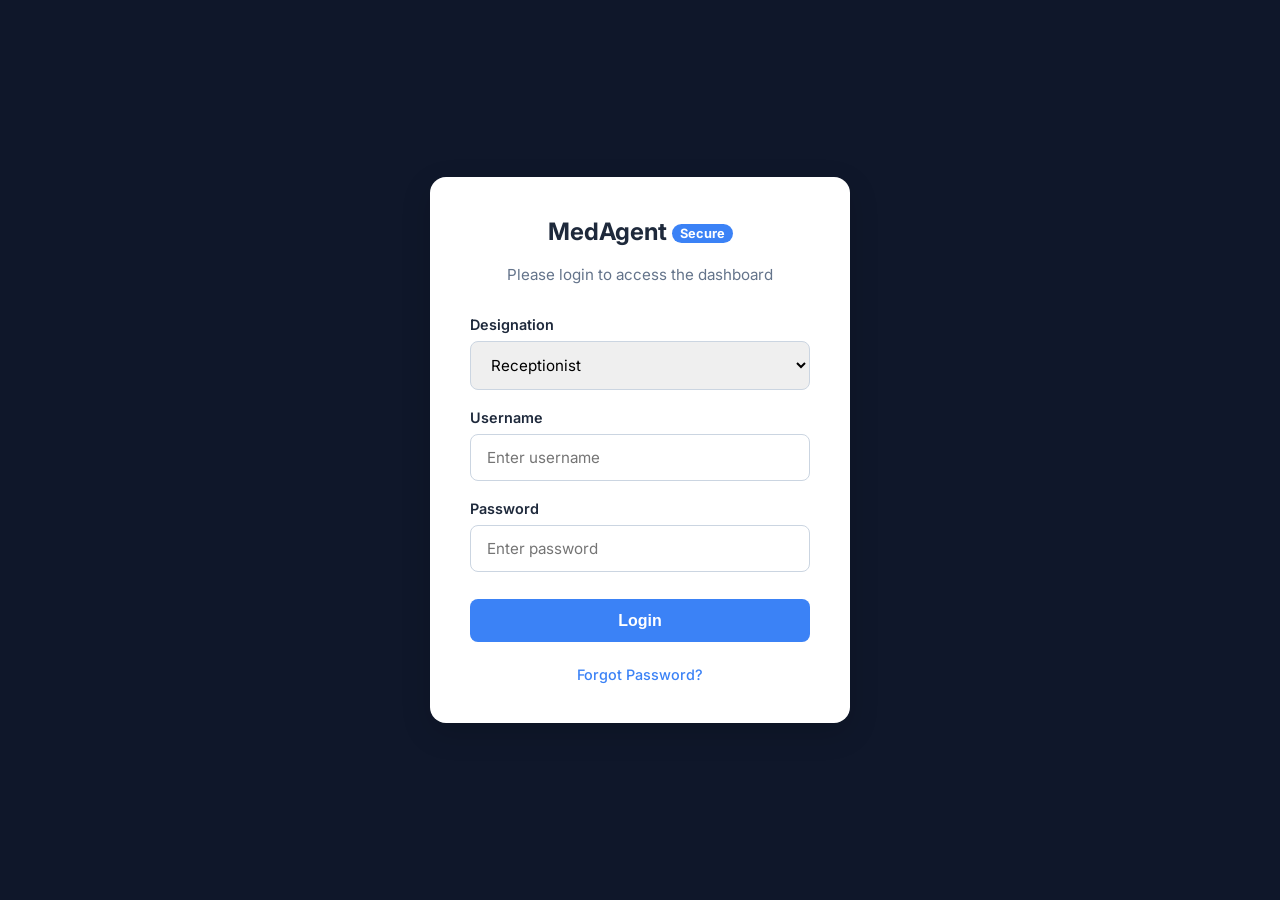
<file: dashboard/login.html>
<!DOCTYPE html>
<html lang="en">
<head>
    <meta charset="UTF-8">
    <meta name="viewport" content="width=device-width, initial-scale=1.0">
    <title>MedAgent Login</title>
    <link href="https://fonts.googleapis.com/css2?family=Inter:wght@400;600;800&display=swap" rel="stylesheet">
    <link rel="stylesheet" href="style.css">
</head>
<body class="login-body">
    <div class="login-container">
        <h2>MedAgent <span class="tag" style="background:#3b82f6;color:white;padding:2px 8px;border-radius:12px;font-size:0.8rem;">Secure</span></h2>
        <p class="login-subtitle">Please login to access the dashboard</p>
        
        <form id="loginForm">
            <div class="form-group">
                <label for="designation">Designation</label>
                <select id="designation" required>
                    <option value="Receptionist">Receptionist</option>
                    <option value="Ward Staff">Ward Staff</option>
                    <option value="Ward Attender">Ward Attender</option>
                    <option value="Doctor">Doctor</option>
                </select>
            </div>
            
            <div class="form-group">
                <label for="username">Username</label>
                <input type="text" id="username" placeholder="Enter username">
                <div class="error-msg" id="usernameError">This field is required</div>
            </div>
            
            <div class="form-group">
                <label for="password">Password</label>
                <input type="password" id="password" placeholder="Enter password">
                <div class="error-msg" id="passwordError">This field is required</div>
            </div>
            
            <div class="error-msg" id="formError" style="text-align:center; margin-bottom:1rem; display:none;">Invalid user ID or password</div>
            
            <button type="submit" class="submit-btn" style="margin-top:0.5rem;">Login</button>
        </form>
        
        <div class="forgot-password">
            <a href="#" id="forgotBtn">Forgot Password?</a>
        </div>
    </div>

    <script>
        document.getElementById('forgotBtn').addEventListener('click', (e) => {
            e.preventDefault();
            prompt("Enter your email address to receive password reset instructions:");
        });

        document.getElementById('loginForm').addEventListener('submit', async (e) => {
            e.preventDefault();
            
            const user = document.getElementById('username').value.trim();
            const pass = document.getElementById('password').value.trim();
            const designation = document.getElementById('designation').value;
            
            let hasError = false;
            
            if (!user) {
                document.getElementById('usernameError').style.display = 'block';
                hasError = true;
            } else {
                document.getElementById('usernameError').style.display = 'none';
            }
            
            if (!pass) {
                document.getElementById('passwordError').style.display = 'block';
                hasError = true;
            } else {
                document.getElementById('passwordError').style.display = 'none';
            }
            
            if (hasError) return;
            
            try {
                const res = await fetch("http://127.0.0.1:5000/login", {
                    method: "POST",
                    headers: { "Content-Type": "application/json" },
                    body: JSON.stringify({ username: user, password: pass })
                });
                
                const data = await res.json();
                
                if (data.status === "success") {
                    localStorage.setItem("isLoggedIn", "true");
                    localStorage.setItem("userRole", designation);
                    window.location.href = "index.html";
                } else {
                    const formErr = document.getElementById('formError');
                    formErr.innerText = data.message || "Invalid user ID or password";
                    formErr.style.display = 'block';
                }
            } catch (err) {
                console.error(err);
                const formErr = document.getElementById('formError');
                formErr.innerText = "Error connecting to server";
                formErr.style.display = 'block';
            }
        });
    </script>
</body>
</html>
</file>
<file: dashboard/style.css>
:root {
    --sidebar-bg: #0f172a;
    --sidebar-hover: #1e293b;
    --header-bg: #1e3a8a;
    --main-bg: #f1f5f9;
    --card-bg: #ffffff;
    
    --text-dark: #1e293b;
    --text-muted: #64748b;
    --text-light: #f8fafc;
    
    --primary: #3b82f6;
    --primary-hover: #2563eb;
    --secondary: #e2e8f0;
    
    --crit: #ef4444; 
    --high: #f97316; 
    --med: #eab308; 
    --low: #22c55e;
}

* { box-sizing: border-box; }

body { 
    margin: 0; 
    font-family: 'Inter', sans-serif; 
    background: var(--main-bg); 
    color: var(--text-dark); 
}

.app-container { 
    display: flex; 
    height: 100vh; 
    overflow: hidden; 
}

/* Sidebar */
.sidebar { 
    width: 260px; 
    background: var(--sidebar-bg); 
    color: var(--text-light); 
    display: flex; 
    flex-direction: column; 
    box-shadow: 2px 0 10px rgba(0,0,0,0.1);
    z-index: 20;
}
.sidebar-logo { 
    padding: 1.5rem; 
    background: rgba(0,0,0,0.2); 
    display: flex;
    align-items: center;
    border-bottom: 1px solid #1e293b;
}
.sidebar-logo h2 { 
    margin: 0; 
    font-size: 1.5rem; 
    font-weight: 800; 
    color: #fff; 
    letter-spacing: -0.5px;
}
.sidebar-nav { 
    padding: 1.5rem 0; 
    flex: 1; 
    overflow-y: auto; 
}
.nav-item { 
    display: flex; 
    align-items: center;
    gap: 12px;
    padding: 1rem 1.5rem; 
    color: #cbd5e1; 
    text-decoration: none; 
    font-weight: 500; 
    transition: 0.2s; 
    border-left: 4px solid transparent; 
}
.nav-item:hover { 
    background: var(--sidebar-hover); 
    color: #fff; 
}
.nav-item.active { 
    background: var(--sidebar-hover); 
    color: #fff; 
    border-left-color: var(--primary); 
}

.main-wrapper { 
    flex: 1; 
    display: flex; 
    flex-direction: column; 
    overflow: hidden; 
}

/* Header */
.top-header { 
    height: 70px; 
    background: var(--header-bg); 
    display: flex; 
    justify-content: space-between; 
    align-items: center; 
    padding: 0 2rem; 
    color: #fff; 
    box-shadow: 0 2px 10px rgba(0,0,0,0.1); 
    z-index: 10; 
}
.live-indicator { 
    background: rgba(255,255,255,0.15); 
    padding: 6px 14px; 
    border-radius: 20px; 
    font-size: 0.85rem; 
    display: flex; 
    align-items: center; 
    gap: 8px; 
    font-weight: 600; 
}
.dot { 
    width: 10px; 
    height: 10px; 
    background: #4ade80; 
    border-radius: 50%; 
    animation: blink 1.5s infinite; 
}

.header-right { 
    display: flex; 
    align-items: center; 
    gap: 20px; 
}

/* Notifications */
.notification-section { 
    position: relative; 
    cursor: pointer; 
    padding: 6px; 
    border-radius: 8px; 
    transition: background 0.2s; 
    display: flex;
    align-items: center;
}
.notification-section:hover { 
    background: rgba(255,255,255,0.1); 
}
.bell-icon { 
    font-size: 1.3rem; 
}
.notification-badge { 
    position: absolute; 
    top: 2px; 
    right: 2px; 
    background: #ef4444; 
    color: #fff; 
    font-size: 0.65rem; 
    font-weight: 700; 
    padding: 2px 6px; 
    border-radius: 20px; 
}
.notification-dropdown-menu { 
    position: absolute; 
    top: 110%; 
    right: -10px; 
    background: #fff; 
    border-radius: 8px; 
    box-shadow: 0 10px 25px rgba(0,0,0,0.15); 
    width: 320px; 
    display: none; 
    flex-direction: column; 
    overflow: hidden; 
    border: 1px solid #e2e8f0; 
    z-index: 100;
}
.notification-dropdown-menu.show { 
    display: flex; 
    animation: fadeIn 0.2s;
}
.notif-header { 
    padding: 12px 16px; 
    background: #f8fafc; 
    font-weight: 700; 
    color: var(--text-dark); 
    border-bottom: 1px solid #e2e8f0; 
}
.notif-body { 
    max-height: 350px; 
    overflow-y: auto; 
}
.notif-item { 
    padding: 12px 16px; 
    border-bottom: 1px solid #f1f5f9; 
    font-size: 0.9rem; 
    color: var(--text-dark); 
    transition: background 0.2s;
}
.notif-item:hover { 
    background: #f8fafc; 
}
.notif-item.empty-notif { 
    text-align: center; 
    color: var(--text-muted); 
    padding: 20px; 
}
.notif-icon { 
    margin-right: 8px; 
    font-size: 1.1rem; 
}
.notif-time { 
    display: block; 
    font-size: 0.75rem; 
    color: var(--text-muted); 
    margin-top: 4px; 
}

/* Profile Dropdown */
.profile-section { 
    position: relative; 
    display: flex; 
    align-items: center; 
    gap: 12px; 
    cursor: pointer; 
    padding: 6px 12px; 
    border-radius: 8px; 
    transition: background 0.2s; 
}
.profile-section:hover { 
    background: rgba(255,255,255,0.1); 
}

.profile-avatar { 
    width: 38px; 
    height: 38px; 
    border-radius: 50%; 
    object-fit: cover; 
    background: #e2e8f0;
    border: 2px solid rgba(255,255,255,0.5);
}
.profile-role { 
    font-weight: 500; 
    font-size: 0.95rem; 
}
.dropdown-arrow { 
    font-size: 0.7rem; 
    opacity: 0.8;
}

.profile-dropdown-menu { 
    position: absolute; 
    top: 110%; 
    right: 0; 
    background: #fff; 
    border-radius: 8px; 
    box-shadow: 0 10px 25px rgba(0,0,0,0.15); 
    width: 160px; 
    display: none; 
    flex-direction: column; 
    overflow: hidden; 
    border: 1px solid #e2e8f0; 
    z-index: 100;
}
.profile-dropdown-menu.show { 
    display: flex; 
    animation: fadeIn 0.2s;
}
.profile-dropdown-menu a { 
    padding: 12px 16px; 
    color: var(--text-dark); 
    text-decoration: none; 
    font-size: 0.95rem; 
    border-bottom: 1px solid #f1f5f9; 
    display: flex; 
    align-items: center; 
    gap: 10px; 
    transition: background 0.2s;
}
.profile-dropdown-menu a:last-child {
    border-bottom: none;
}
.profile-dropdown-menu a:hover { 
    background: #f8fafc; 
}
.logout-link { 
    color: #ef4444 !important; 
    font-weight: 600; 
}

/* Main Content Area */
.main-content { 
    flex: 1; 
    overflow-y: auto; 
    padding: 2rem; 
}

.view-section { 
    display: none; 
    animation: fadeIn 0.3s; 
}
.view-section.active { 
    display: block; 
}

/* Summary Cards */
.summary-cards { 
    display: grid; 
    grid-template-columns: repeat(4, 1fr); 
    gap: 1.5rem; 
    margin-bottom: 2rem; 
}
.summary-cards.dashboard-summary {
    grid-template-columns: repeat(3, 1fr);
}
@media (max-width: 1024px) {
    .summary-cards.dashboard-summary {
        grid-template-columns: repeat(2, 1fr);
    }
}
@media (max-width: 640px) {
    .summary-cards.dashboard-summary {
        grid-template-columns: 1fr;
    }
}
.summary-card { 
    background: var(--card-bg); 
    padding: 1.5rem; 
    border-radius: 12px; 
    display: flex; 
    align-items: center; 
    gap: 1.2rem; 
    box-shadow: 0 4px 6px rgba(0,0,0,0.02); 
    cursor: pointer; 
    transition: transform 0.2s, box-shadow 0.2s; 
    border: 1px solid #e2e8f0; 
}
.summary-card:hover { 
    transform: translateY(-3px); 
    box-shadow: 0 10px 15px rgba(0,0,0,0.05); 
}
.card-icon { 
    width: 55px; 
    height: 55px; 
    border-radius: 14px; 
    display: flex; 
    justify-content: center; 
    align-items: center; 
    font-size: 1.6rem; 
}
.card-icon.blue { background: #eff6ff; color: #3b82f6; }
.card-icon.orange { background: #fff7ed; color: #f97316; }
.card-icon.green { background: #f0fdf4; color: #22c55e; }
.card-icon.purple { background: #faf5ff; color: #a855f7; }

.card-info h3 { 
    margin: 0; 
    font-size: 0.85rem; 
    color: var(--text-muted); 
    font-weight: 600; 
    text-transform: uppercase;
    letter-spacing: 0.5px;
}
.card-info p { 
    margin: 6px 0 0; 
    font-size: 1.3rem; 
    font-weight: 800; 
    color: var(--text-dark); 
}

/* Charts Area */
.charts-grid { 
    display: grid; 
    grid-template-columns: 1fr 1fr; 
    gap: 1.5rem; 
    margin-bottom: 2rem; 
}
.charts-grid.single { 
    grid-template-columns: 1fr; 
}
.chart-card { 
    background: var(--card-bg); 
    padding: 1.5rem; 
    border-radius: 12px; 
    box-shadow: 0 4px 6px rgba(0,0,0,0.02); 
    border: 1px solid #e2e8f0; 
}
.chart-card h3 { 
    margin-top: 0; 
    margin-bottom: 1.5rem; 
    font-size: 1.1rem; 
    color: var(--text-dark); 
    border-bottom: 1px solid #f1f5f9; 
    padding-bottom: 1rem; 
}
.chart-container { 
    height: 280px; 
    position: relative; 
}
.live-chart-container { 
    height: 350px; 
}

/* Card Wrappers */
.card { 
    background: var(--card-bg); 
    padding: 2rem; 
    border-radius: 12px; 
    box-shadow: 0 4px 6px rgba(0,0,0,0.02); 
    border: 1px solid #e2e8f0; 
    margin-bottom: 2rem; 
}
.card h2 { 
    margin-top: 0; 
    color: var(--text-dark); 
    font-size: 1.4rem; 
    border-bottom: 1px solid #f1f5f9; 
    padding-bottom: 1rem; 
    margin-bottom: 1.5rem; 
}
.card-header-flex { 
    display: flex; 
    justify-content: space-between; 
    align-items: center; 
    border-bottom: 1px solid #f1f5f9; 
    padding-bottom: 1rem; 
    margin-bottom: 1.5rem; 
}
.card-header-flex h2 { 
    border: none; 
    padding: 0; 
    margin: 0; 
}
.badge { 
    background: #f1f5f9; 
    color: var(--text-dark); 
    padding: 6px 14px; 
    border-radius: 20px; 
    font-size: 0.9rem; 
    font-weight: 600; 
}

/* Forms */
.modern-form .form-grid { 
    display: grid; 
    grid-template-columns: 1fr 1fr; 
    gap: 1.5rem; 
    margin-bottom: 1.5rem; 
}
.modern-form .form-grid.vitals { 
    grid-template-columns: 1fr 1fr 1fr; 
}
.modern-form .form-group { 
    display: flex; 
    flex-direction: column; 
}
.modern-form .full-width { 
    grid-column: 1 / -1; 
    margin-bottom: 1.5rem; 
}
.modern-form label { 
    font-size: 0.9rem; 
    font-weight: 600; 
    color: var(--text-dark); 
    margin-bottom: 0.6rem; 
}
.modern-form input, .modern-form select, .modern-form textarea { 
    padding: 0.8rem 1rem; 
    border: 1px solid #cbd5e1; 
    border-radius: 8px; 
    font-family: 'Inter', sans-serif; 
    font-size: 0.95rem; 
    background: #f8fafc; 
    color: var(--text-dark); 
    transition: all 0.2s; 
}
.modern-form input:focus, .modern-form select:focus, .modern-form textarea:focus { 
    outline: none; 
    border-color: var(--primary); 
    background: #fff; 
    box-shadow: 0 0 0 3px rgba(59,130,246,0.1); 
}
.modern-form textarea { 
    resize: vertical; 
    min-height: 100px; 
}
.section-subtitle { 
    font-size: 1.1rem; 
    color: var(--text-dark); 
    margin: 1.5rem 0 1rem; 
    padding-top: 1rem; 
    border-top: 1px solid #f1f5f9; 
}

/* Buttons */
.btn-primary { 
    background: var(--primary); 
    color: #fff; 
    border: none; 
    padding: 0.8rem 1.5rem; 
    border-radius: 8px; 
    font-weight: 600; 
    cursor: pointer; 
    transition: 0.2s; 
    width: 100%; 
    font-size: 1rem; 
}
.btn-primary:hover { 
    background: var(--primary-hover); 
}
.btn-secondary { 
    background: #fff; 
    color: var(--primary); 
    border: 1px solid var(--primary); 
    padding: 0.6rem 1.2rem; 
    border-radius: 8px; 
    font-weight: 600; 
    cursor: pointer; 
    transition: 0.2s; 
}
.btn-secondary:hover { 
    background: #eff6ff; 
}

/* Consulted Button */
.btn-consulted {
    background: #22c55e;
    color: #fff;
    border: none;
    padding: 0.45rem 0.75rem;
    border-radius: 8px;
    font-weight: 700;
    font-size: 0.85rem;
    cursor: pointer;
    transition: transform 0.15s ease, box-shadow 0.15s ease, background 0.15s ease;
    width: auto;
}
.btn-consulted:hover {
    background: #16a34a;
    transform: translateY(-1px);
    box-shadow: 0 8px 16px rgba(34, 197, 94, 0.25);
}
.btn-consulted:active {
    transform: translateY(0);
    box-shadow: none;
}
.btn-consulted:disabled {
    opacity: 0.6;
    cursor: not-allowed;
    transform: none;
    box-shadow: none;
}

/* Smart Queue List */
.queue-list { 
    display: flex; 
    flex-direction: column; 
    gap: 1.2rem; 
}
.queue-item { 
    background: #fff; 
    border: 1px solid #e2e8f0; 
    padding: 1.2rem; 
    border-radius: 10px; 
    border-left: 5px solid gray; 
    box-shadow: 0 2px 4px rgba(0,0,0,0.02); 
    transition: transform 0.2s;
}
.queue-item:hover {
    transform: translateX(4px);
}
.queue-item.Critical { border-left-color: var(--crit); }
.queue-item.High { border-left-color: var(--high); }
.queue-item.Medium { border-left-color: var(--med); }
.queue-item.Low { border-left-color: var(--low); }

.q-header { 
    display: flex; 
    justify-content: space-between; 
    margin-bottom: 8px; 
}
.q-header strong { 
    color: var(--text-dark); 
}
.q-pos { 
    font-weight: 700; 
    color: var(--text-muted); 
    font-size: 0.9rem;
}
.q-name { 
    margin-bottom: 15px; 
    font-size: 1.05rem; 
    color: var(--text-dark); 
}
.q-vitals { 
    display: grid; 
    grid-template-columns: 1fr 1fr 1fr; 
    gap: 12px; 
    margin-bottom: 15px; 
}
.q-vital-box { 
    background: #f8fafc; 
    padding: 10px; 
    border-radius: 8px; 
    font-size: 0.85rem; 
    color: var(--text-muted); 
    border: 1px solid #e2e8f0; 
    text-align: center;
}
.q-vital-box span { 
    color: var(--text-dark); 
    font-weight: 700; 
    display: block; 
    margin-top: 5px; 
    font-size: 1rem; 
}
.q-footer { 
    display: flex; 
    justify-content: space-between; 
    align-items: center; 
}
.q-actions {
    display: flex;
    justify-content: flex-end;
    margin-top: 12px;
}

/* Badges */
.sev-badge { 
    padding: 4px 10px; 
    border-radius: 20px; 
    font-size: 0.8rem; 
    font-weight: 700; 
    display: inline-flex; 
    align-items: center; 
    gap: 6px; 
}
.sev-Critical { background: #fee2e2; color: var(--crit); }
.sev-High { background: #ffedd5; color: var(--high); }
.sev-Medium { background: #fef9c3; color: var(--med); }
.sev-Low { background: #dcfce7; color: var(--low); }

/* Table Elements */
.table-card { 
    background: var(--card-bg); 
    padding: 1.5rem; 
    border-radius: 12px; 
    box-shadow: 0 4px 6px rgba(0,0,0,0.02); 
    border: 1px solid #e2e8f0; 
}
.table-card h3 { 
    margin-top: 0; 
    margin-bottom: 1.5rem; 
    font-size: 1.1rem; 
    color: var(--text-dark); 
    border-bottom: 1px solid #f1f5f9; 
    padding-bottom: 1rem; 
}
.table-controls { 
    display: flex; 
    justify-content: space-between; 
    margin-bottom: 1.5rem; 
}
.search-input { 
    width: 350px; 
    padding: 0.7rem 1rem; 
    border: 1px solid #cbd5e1; 
    border-radius: 8px; 
    font-family: 'Inter', sans-serif; 
}

.table-container { 
    overflow-x: auto; 
    border: 1px solid #e2e8f0; 
    border-radius: 8px; 
}
.data-table { 
    width: 100%; 
    border-collapse: collapse; 
    text-align: left; 
}
.data-table th, .data-table td { 
    padding: 1rem; 
    border-bottom: 1px solid #e2e8f0; 
}
.data-table th { 
    background: #f8fafc; 
    color: var(--text-muted); 
    font-size: 0.85rem; 
    font-weight: 600; 
    text-transform: uppercase; 
    letter-spacing: 0.5px; 
}
.data-table tbody tr {
    transition: background 0.2s;
}
.data-table tbody tr:hover { 
    background: #f1f5f9; 
}
.data-table td { 
    font-size: 0.95rem; 
    color: var(--text-dark); 
}

.delete-btn { 
    background: #fee2e2; 
    color: #ef4444; 
    border: none; 
    padding: 6px 14px; 
    border-radius: 6px; 
    cursor: pointer; 
    font-weight: 600; 
    font-size: 0.85rem; 
    transition: 0.2s; 
}
.delete-btn:hover { 
    background: #fca5a5; 
    color: #b91c1c; 
}

.status-badge { 
    padding: 4px 12px; 
    border-radius: 20px; 
    font-size: 0.8rem; 
    font-weight: 600; 
}
.status-Waiting { background: #fee2e2; color: #ef4444; }
.status-InProgress { background: #fef9c3; color: #eab308; }
.status-Completed { background: #dcfce7; color: #22c55e; }

/* Login Page Utilities */
.login-body { 
    display: flex; 
    justify-content: center; 
    align-items: center; 
    height: 100vh; 
    background-color: var(--sidebar-bg); 
}
.login-container { 
    background: var(--card-bg); 
    padding: 2.5rem; 
    border-radius: 16px; 
    box-shadow: 0 10px 30px rgba(0,0,0,0.15); 
    width: 100%; 
    max-width: 420px; 
    text-align: center; 
}
.login-container h2 {
    margin-top: 0;
}
.login-subtitle { 
    color: var(--text-muted); 
    margin-bottom: 2rem; 
    font-size: 0.95rem; 
}
.form-group { 
    text-align: left; 
    margin-bottom: 1.2rem; 
    display: flex; 
    flex-direction: column; 
}
.form-group label { 
    display: block; 
    margin-bottom: 0.5rem; 
    font-size: 0.9rem; 
    color: var(--text-dark); 
    font-weight: 600; 
}
.form-group select, .form-group input { 
    margin-bottom: 0; 
    padding: 0.8rem 1rem; 
    border: 1px solid #cbd5e1; 
    border-radius: 8px; 
    font-family: 'Inter', sans-serif; 
    font-size: 0.95rem; 
    width: 100%;
}
.error-msg { 
    color: #ef4444; 
    font-size: 0.85rem; 
    margin-top: 0.4rem; 
    display: none; 
}
.forgot-password { 
    margin-top: 1.5rem; 
    font-size: 0.9rem; 
}
.forgot-password a { 
    color: var(--primary); 
    text-decoration: none; 
    font-weight: 500;
}
.forgot-password a:hover { 
    text-decoration: underline; 
}
.submit-btn { 
    background: var(--primary); 
    color: #fff; 
    border: none; 
    padding: 0.8rem 1.5rem; 
    border-radius: 8px; 
    font-weight: 600; 
    cursor: pointer; 
    transition: 0.2s; 
    width: 100%; 
    font-size: 1rem; 
    margin-top: 0.5rem;
}
.submit-btn:hover { 
    background: var(--primary-hover); 
}
.tag { 
    font-size: 0.9rem; 
    background: var(--primary); 
    padding: 0.2rem 0.6rem; 
    border-radius: 20px; 
    vertical-align: middle; 
    color: white; 
}

/* Animations */
@keyframes fadeIn { 
    from { opacity: 0; transform: translateY(5px); } 
    to { opacity: 1; transform: translateY(0); } 
}
@keyframes blink { 
    0% { opacity: 1; } 
    50% { opacity: 0.4; } 
    100% { opacity: 1; } 
}

/* Reports & Monitoring Styles */
.vital-card { background: #f8fafc; padding: 1.5rem; border-radius: 12px; border: 1px solid #e2e8f0; text-align: center; }
.vital-card h4 { margin: 0 0 10px; color: var(--text-muted); font-size: 0.9rem; text-transform: uppercase; letter-spacing: 0.5px; }
.vital-val { font-size: 1.8rem; font-weight: 800; color: var(--text-dark); margin-bottom: 15px; }
.progress-bar-bg { background: #e2e8f0; height: 8px; border-radius: 10px; overflow: hidden; }
.progress-fill { height: 100%; transition: width 0.3s ease; }
.progress-fill.red { background: var(--crit); }
.progress-fill.blue { background: #3b82f6; }
.progress-fill.orange { background: var(--high); }

.alerts-sidebar { background: #f8fafc; padding: 1.5rem; border-radius: 12px; border: 1px solid #e2e8f0; }
.alert-item { background: #fff; padding: 1rem; border-radius: 8px; border-left: 4px solid var(--crit); margin-bottom: 10px; box-shadow: 0 2px 4px rgba(0,0,0,0.02); font-size: 0.9rem; animation: fadeIn 0.3s; }
.alert-time { display: block; font-size: 0.75rem; color: var(--text-muted); margin-top: 5px; }

.lm-patient-card { background: #f8fafc; padding: 1.2rem; border-radius: 10px; border: 1px solid #e2e8f0; border-top: 4px solid gray; }
.lm-patient-card.Critical { border-top-color: var(--crit); }
.lm-patient-card.High { border-top-color: var(--high); }
.lm-patient-card.Medium { border-top-color: var(--med); }
.lm-patient-card.Low { border-top-color: var(--low); }

/* Settings Toggles */
.toggle-switch { position: relative; display: inline-block; width: 44px; height: 24px; }
.toggle-switch input { opacity: 0; width: 0; height: 0; }
.slider { position: absolute; cursor: pointer; top: 0; left: 0; right: 0; bottom: 0; background-color: #cbd5e1; transition: .3s; border-radius: 24px; }
.slider:before { position: absolute; content: ""; height: 18px; width: 18px; left: 3px; bottom: 3px; background-color: white; transition: .3s; border-radius: 50%; }
input:checked + .slider { background-color: var(--primary); }
input:checked + .slider:before { transform: translateX(20px); }
</file>
